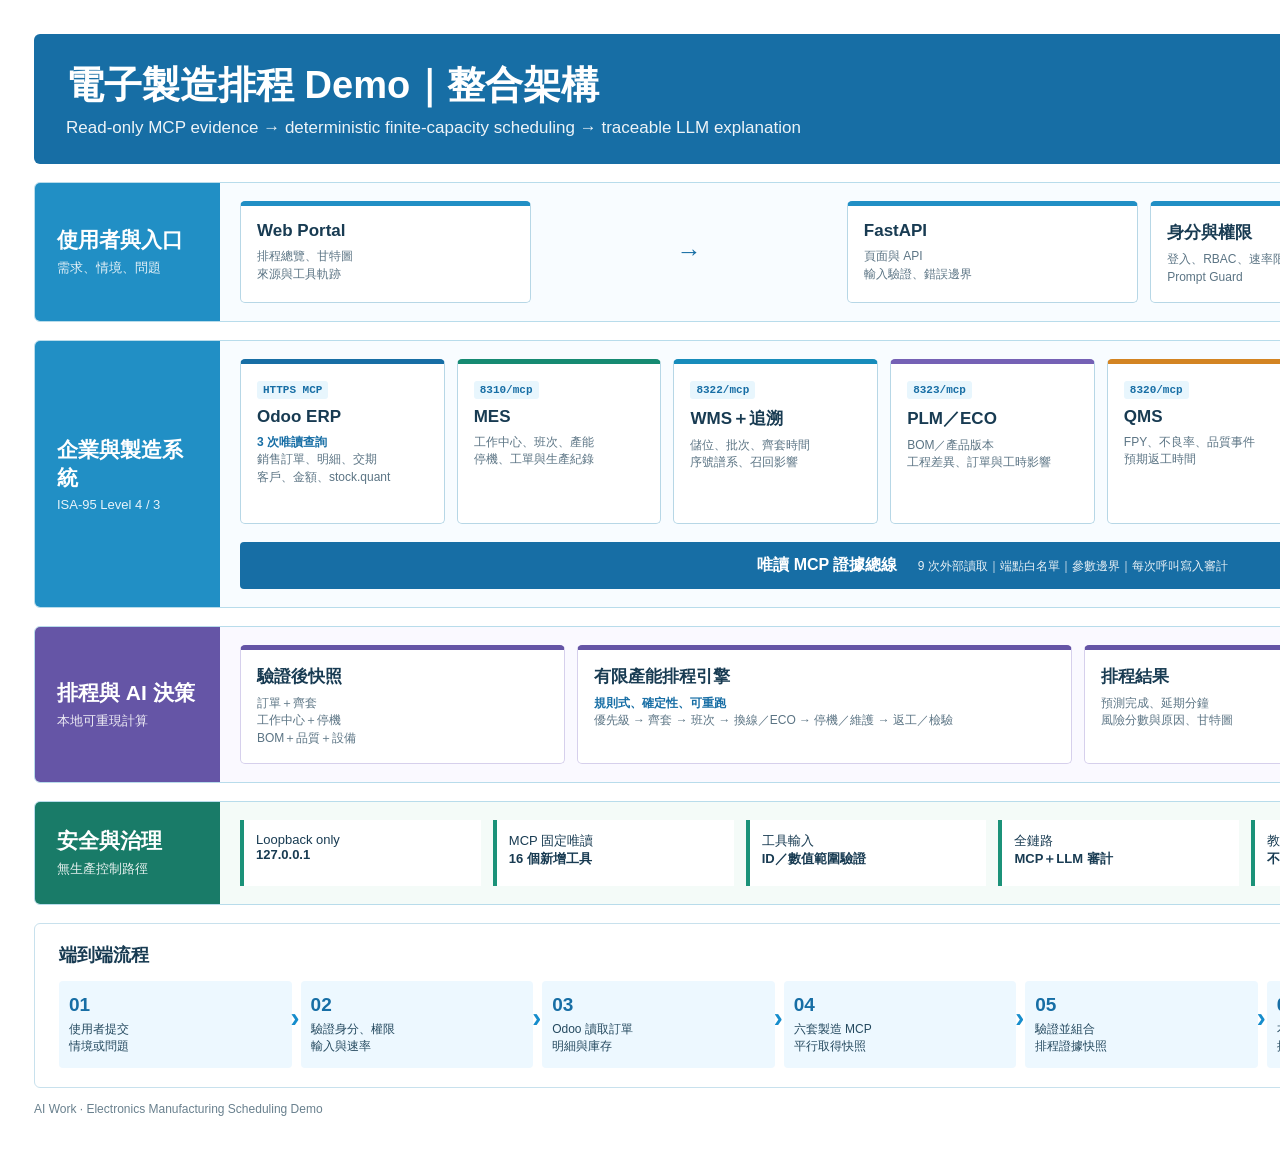
<file: docs/assets/electronics-manufacturing-scheduling-architecture.html>
<!doctype html>
<html lang="zh-Hant">
<head>
  <meta charset="utf-8">
  <meta name="viewport" content="width=device-width, initial-scale=1">
  <title>電子製造排程 Demo 架構圖</title>
  <style>
    * { box-sizing: border-box; }
    :root { font-family: -apple-system, BlinkMacSystemFont, "PingFang TC", "Microsoft JhengHei", sans-serif; color: #183b52; background: #fff; }
    body { width: 1800px; margin: 0; padding: 34px; background: #fff; }
    header { display: flex; justify-content: space-between; align-items: flex-end; padding: 26px 32px; color: #fff; background: #176ea5; border-radius: 6px; }
    h1 { margin: 0; font-size: 38px; letter-spacing: 0; }
    header p { margin: 7px 0 0; font-size: 17px; opacity: .92; }
    .tag { padding: 9px 14px; color: #174867; background: #fff; border-radius: 5px; font-weight: 750; }
    .layer { display: grid; grid-template-columns: 185px 1fr; margin-top: 18px; border: 1px solid #b8dceb; border-radius: 6px; overflow: hidden; }
    .label { display: flex; flex-direction: column; justify-content: center; padding: 22px; color: #fff; background: #218fc5; }
    .label strong { font-size: 21px; }
    .label span { margin-top: 5px; font-size: 13px; opacity: .9; }
    .content { padding: 18px 20px; background: #f8fcff; }
    .flow { display: grid; grid-template-columns: repeat(5, minmax(0, 1fr)); gap: 12px; align-items: stretch; }
    .systems { grid-template-columns: repeat(7, minmax(0, 1fr)); }
    .calc { grid-template-columns: 1.05fr 1.6fr 1.05fr 1.05fr; }
    .box { position: relative; min-height: 92px; padding: 15px 16px; border: 1px solid #b7d7e6; border-top: 5px solid #218fc5; border-radius: 5px; background: #fff; }
    .box h2 { margin: 0 0 7px; font-size: 17px; letter-spacing: 0; }
    .box p { margin: 0; color: #5b7484; font-size: 12px; line-height: 1.48; }
    .box b { color: #176ea5; }
    .arrow { display: flex; align-items: center; justify-content: center; min-height: 32px; color: #176ea5; font-size: 25px; font-weight: 800; }
    .system { min-height: 165px; }
    .system .port { display: inline-block; margin-bottom: 8px; padding: 3px 6px; color: #176ea5; background: #e8f6fd; border-radius: 3px; font: 700 11px ui-monospace, SFMono-Regular, Menlo, monospace; }
    .erp { border-top-color: #176ea5; }
    .mes { border-top-color: #168a72; }
    .wms { border-top-color: #178cbb; }
    .plm { border-top-color: #7561b5; }
    .qms { border-top-color: #d38422; }
    .spc { border-top-color: #bd4e45; }
    .cmms { border-top-color: #467f57; }
    .bus { margin: 18px 0 0; padding: 13px 18px; color: #fff; background: #176ea5; border-radius: 4px; text-align: center; font-weight: 750; }
    .bus span { margin-left: 16px; font-size: 12px; font-weight: 500; opacity: .9; }
    .decision .label { background: #6555a6; }
    .decision .content { background: #faf9ff; }
    .decision .box { border-color: #d6d0ec; border-top-color: #6555a6; }
    .security .label { background: #197b68; }
    .security .content { background: #f4fbf8; }
    .security-grid { display: grid; grid-template-columns: repeat(6, 1fr); gap: 12px; }
    .security-item { padding: 12px; border-left: 4px solid #1b9279; background: #fff; font-size: 13px; }
    .blocked { color: #9d3f35; border-color: #d89d96 !important; border-style: dashed; background: #fff7f6; }
    .process { margin-top: 18px; padding: 19px 24px; border: 1px solid #c8e1ed; border-radius: 6px; }
    .process h2 { margin: 0 0 14px; font-size: 18px; }
    .steps { display: grid; grid-template-columns: repeat(7, 1fr); gap: 9px; }
    .step { position: relative; padding: 13px 10px; min-height: 78px; color: #24495f; background: #edf8ff; border-radius: 4px; font-size: 12px; }
    .step strong { display: block; margin-bottom: 5px; color: #176ea5; font-size: 19px; }
    .step:not(:last-child)::after { content: "›"; position: absolute; right: -8px; top: 22px; z-index: 2; color: #168dcc; font-size: 27px; font-weight: 800; }
    footer { display: flex; justify-content: space-between; margin-top: 14px; color: #69808e; font-size: 12px; }
  </style>
</head>
<body>
  <header>
    <div><h1>電子製造排程 Demo｜整合架構</h1><p>Read-only MCP evidence → deterministic finite-capacity scheduling → traceable LLM explanation</p></div>
    <div class="tag">LIVE MCP · 唯讀決策支援</div>
  </header>

  <section class="layer">
    <div class="label"><strong>使用者與入口</strong><span>需求、情境、問題</span></div>
    <div class="content flow">
      <div class="box"><h2>Web Portal</h2><p>排程總覽、甘特圖<br>來源與工具軌跡</p></div>
      <div class="arrow">→</div>
      <div class="box"><h2>FastAPI</h2><p>頁面與 API<br>輸入驗證、錯誤邊界</p></div>
      <div class="box"><h2>身分與權限</h2><p>登入、RBAC、速率限制<br>Prompt Guard</p></div>
      <div class="box"><h2>MCP Orchestrator</h2><p>固定端點與工具白名單<br>缺一即明確失敗</p></div>
    </div>
  </section>

  <section class="layer">
    <div class="label"><strong>企業與製造系統</strong><span>ISA-95 Level 4 / 3</span></div>
    <div class="content">
      <div class="flow systems">
        <div class="box system erp"><span class="port">HTTPS MCP</span><h2>Odoo ERP</h2><p><b>3 次唯讀查詢</b><br>銷售訂單、明細、交期<br>客戶、金額、stock.quant</p></div>
        <div class="box system mes"><span class="port">8310/mcp</span><h2>MES</h2><p>工作中心、班次、產能<br>停機、工單與生產紀錄</p></div>
        <div class="box system wms"><span class="port">8322/mcp</span><h2>WMS＋追溯</h2><p>儲位、批次、齊套時間<br>序號譜系、召回影響</p></div>
        <div class="box system plm"><span class="port">8323/mcp</span><h2>PLM／ECO</h2><p>BOM／產品版本<br>工程差異、訂單與工時影響</p></div>
        <div class="box system qms"><span class="port">8320/mcp</span><h2>QMS</h2><p>FPY、不良率、品質事件<br>預期返工時間</p></div>
        <div class="box system spc"><span class="port">8324/mcp</span><h2>SPC</h2><p>Cp／Cpk、失控點<br>額外檢驗時間與風險</p></div>
        <div class="box system cmms"><span class="port">8321/mcp</span><h2>CMMS</h2><p>設備健康、MTBF／MTTR<br>維護工單與停機窗口</p></div>
      </div>
      <div class="bus">唯讀 MCP 證據總線 <span>9 次外部讀取｜端點白名單｜參數邊界｜每次呼叫寫入審計</span></div>
    </div>
  </section>

  <section class="layer decision">
    <div class="label"><strong>排程與 AI 決策</strong><span>本地可重現計算</span></div>
    <div class="content flow calc">
      <div class="box"><h2>驗證後快照</h2><p>訂單＋齊套<br>工作中心＋停機<br>BOM＋品質＋設備</p></div>
      <div class="box"><h2>有限產能排程引擎</h2><p><b>規則式、確定性、可重跑</b><br>優先級 → 齊套 → 班次 → 換線／ECO → 停機／維護 → 返工／檢驗</p></div>
      <div class="box"><h2>排程結果</h2><p>預測完成、延期分鐘<br>風險分數與原因、甘特圖</p></div>
      <div class="box"><h2>本地 LLM</h2><p>只讀取壓縮證據<br>產生附來源的解釋</p></div>
    </div>
  </section>

  <section class="layer security">
    <div class="label"><strong>安全與治理</strong><span>無生產控制路徑</span></div>
    <div class="content security-grid">
      <div class="security-item">Loopback only<br><b>127.0.0.1</b></div>
      <div class="security-item">MCP 固定唯讀<br><b>16 個新增工具</b></div>
      <div class="security-item">工具輸入<br><b>ID／數值範圍驗證</b></div>
      <div class="security-item">全鏈路<br><b>MCP＋LLM 審計</b></div>
      <div class="security-item">教學資料<br><b>不可用於正式放行</b></div>
      <div class="security-item blocked">PLC／設備控制<br><b>無命令或寫入工具</b></div>
    </div>
  </section>

  <section class="process">
    <h2>端到端流程</h2>
    <div class="steps">
      <div class="step"><strong>01</strong>使用者提交<br>情境或問題</div>
      <div class="step"><strong>02</strong>驗證身分、權限<br>輸入與速率</div>
      <div class="step"><strong>03</strong>Odoo 讀取訂單<br>明細與庫存</div>
      <div class="step"><strong>04</strong>六套製造 MCP<br>平行取得快照</div>
      <div class="step"><strong>05</strong>驗證並組合<br>排程證據快照</div>
      <div class="step"><strong>06</strong>本地有限產能<br>排程與風險計算</div>
      <div class="step"><strong>07</strong>顯示結果，LLM<br>附來源解釋</div>
    </div>
  </section>
  <footer><span>AI Work · Electronics Manufacturing Scheduling Demo</span><span>Odoo + MES + WMS + PLM + QMS + SPC + CMMS + Local Scheduler + Local LLM</span></footer>
</body>
</html>
</file>
